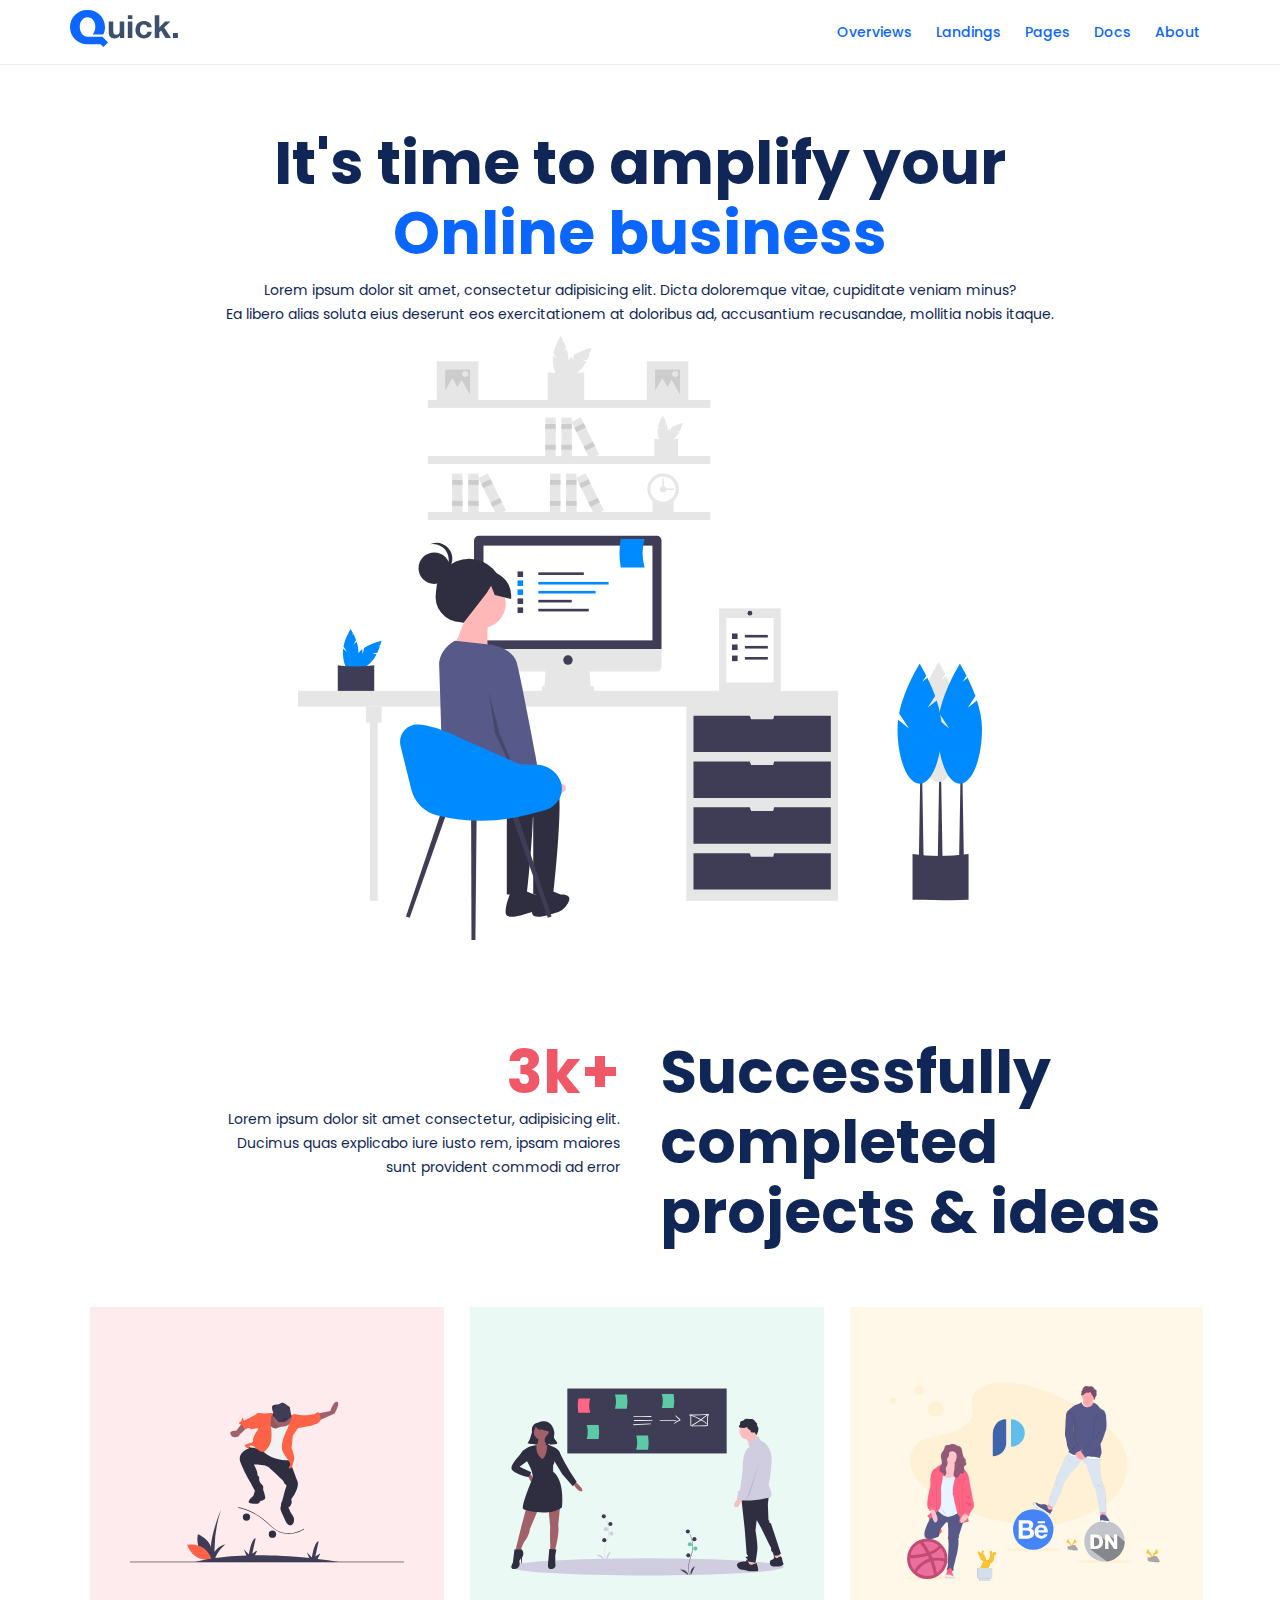
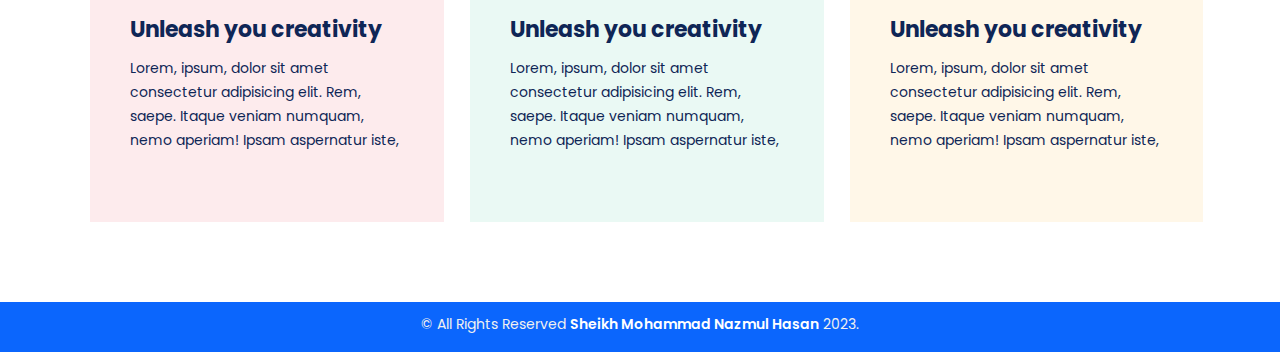
<file: index.html>
<!DOCTYPE html>
<html lang="en">


<head>
    <meta charset="UTF-8">
    <meta http-equiv="X-UA-Compatible" content="IE=edge">
    <meta name="viewport" content="width=device-width, initial-scale=1.0">
    <title>Quick | Home</title>
    <!-- extarnal css linking here-->
    <link rel="stylesheet" href="css/style.css" />
    <!--media Qariy starting here-->
    <link rel="stylesheet" href="css/responsive.css">

    <link rel="icon" href="images/dark.svg">

    <!-- google fonts linkinng here-->
    <link href="https://fonts.googleapis.com/css2?family=Poppins:wght@100;200;300;400;500;600;700;800;900&display=swap" rel="stylesheet">
</head>

<body>
    <!-- I am Sheikh Mohaammad Nazmul Hasan, a hard-working, reliable freelance web developer and WordPress Expert. I love being in this line of work because I am passionate about technology, design, and innovation. I like doing freelance work because it gives me the freedom to choose when and how often I work.-->



    <!-- header start-->
    <header class="header">
        <div class="container">
            <div class="row">
                <div class="col-6">
                </div>
                <div class="col-6">
                    <a href="index.html" class="logo">
                        <img src="images/dark.svg" alt="logo">
                    </a>
                </div>
                <div class="col-6">
                    <ul class="nav-menu">
                        <li>
                            <a href="index.html">Overviews</a>
                        </li>
                        <li>
                            <a href="Landings.html">Landings</a>
                        </li>
                        <li>
                            <a href="Pages.html">Pages</a>
                        </li>

                        <li>
                            <a href="Docs.html">Docs</a>
                        </li>
                        <li>
                            <a href="Apps.html">About</a>
                        </li>
                    </ul>
                </div>
            </div>
        </div>
    </header>
    <!-- header end-->

    <!--banner start-->
    <section class="banner">
        <div class="container">
            <div class="row"></div>
            <div class="col-12">
               <br>
               <br>
                <h1>It's time to amplify your <br />
                    <span>Online business</span>
                </h1>
                <p>Lorem ipsum dolor sit amet, consectetur adipisicing elit. Dicta doloremque vitae, cupiditate veniam minus? <br />Ea libero alias soluta eius deserunt eos exercitationem at doloribus ad, accusantium recusandae, mollitia nobis itaque.</p>
                <img src="images/illustration-1.svg" alt="img1" class="banner-img">
            </div>
        </div>
    </section>
    <!--banner end-->
    <!--successfully section start-->
    <section class="successfully">
        <div class="container">
            <div class="row">
                <div class="col-6">
                    <div class="left-text">
                        <h1>3k+</h1>
                        <p>Lorem ipsum dolor sit amet consectetur, adipisicing elit. <br> Ducimus quas explicabo iure iusto rem, ipsam maiores <br>sunt provident commodi ad error</p>
                    </div>
                </div>
                <div class="col-6">
                    <div class="right-text">
                        <h1>Successfully <br />
                            completed <br />
                            projects & ideas</h1>


                    </div>
                </div>
            </div>
        </div>
    </section>
    <!--successfully section end-->

    <!--feature section start-->

    <section class="feature">
        <div class="container">
            <div class="row">
                <div class="col-4">
                    <div class="inner-feature bg1">
                        <img src="images/illustration-5.svg" alt="inner1">
                        <h4>Unleash you creativity</h4>
                        <p>Lorem, ipsum, dolor sit amet consectetur adipisicing elit.
                            Rem, saepe. Itaque veniam numquam, nemo aperiam!
                            Ipsam aspernatur iste,</p>
                    </div>

                </div>
                <div class="col-4">
                    <div class="inner-feature bg2">
                        <img src="images/illustration-6.svg" alt="inner1">
                        <h4>Unleash you creativity</h4>
                        <p>Lorem, ipsum, dolor sit amet consectetur adipisicing elit.
                            Rem, saepe. Itaque veniam numquam, nemo aperiam!
                            Ipsam aspernatur iste,</p>
                    </div>

                </div>
                <div class="col-4">

                    <div class="inner-feature bg3">
                        <img src="images/illustration-7.svg" alt="inner1">
                        <h4>Unleash you creativity</h4>
                        <p>Lorem, ipsum, dolor sit amet consectetur adipisicing elit.
                            Rem, saepe. Itaque veniam numquam, nemo aperiam!
                            Ipsam aspernatur iste,</p>
                    </div>
                </div>
            </div>
        </div>
    </section>
    <!--feature section end-->

    <!--footer start-->
    <footer class="footer">
        <div class="container">
            <div class="row">
                <div class="col-12">
                    <p>&copy; All Rights Reserved <strong><a href="#">Sheikh Mohammad Nazmul Hasan</a></strong> 2023.</p>

                </div>
            </div>
        </div>
    </footer>
    <!-- footer end-->
</body>

</html>
</file>
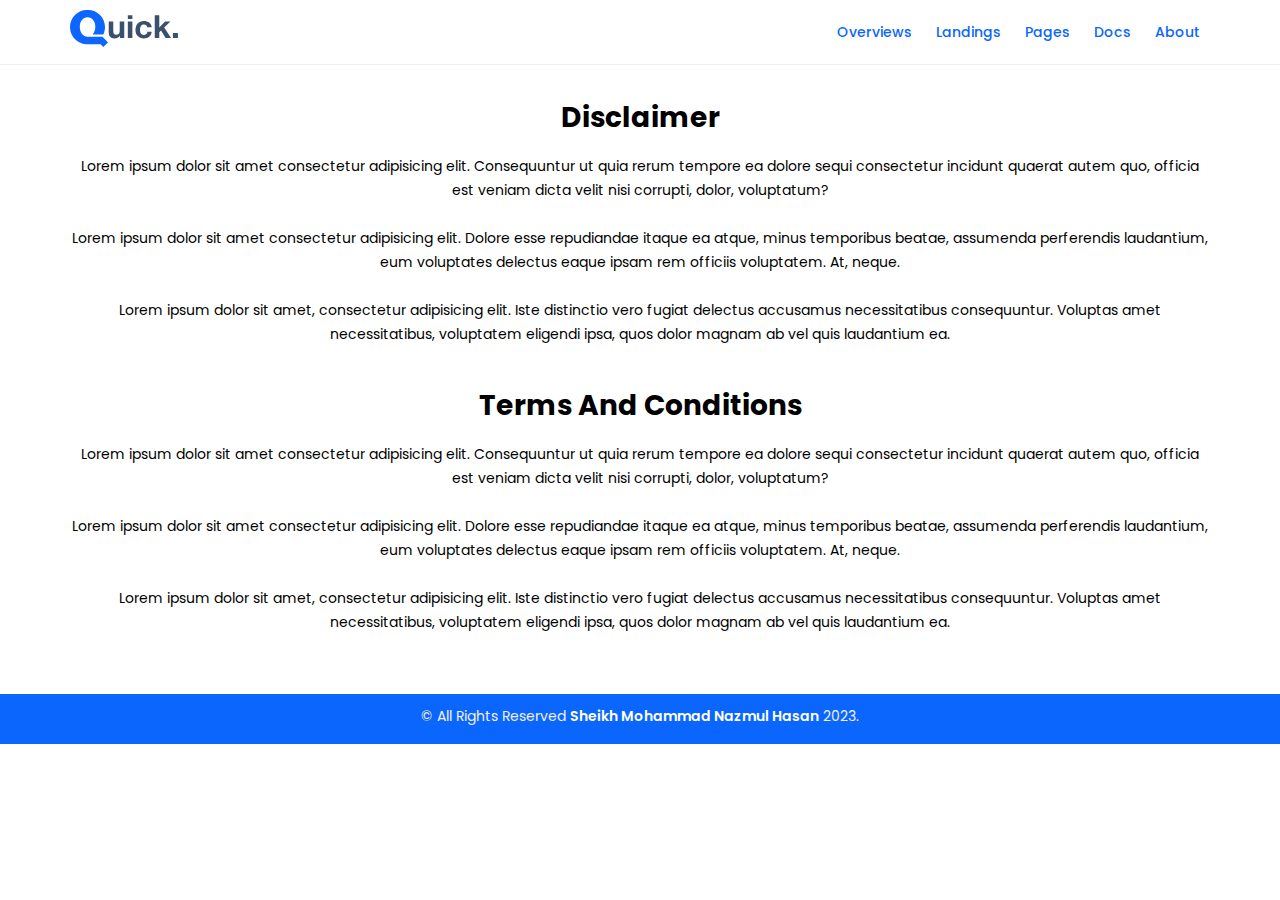
<file: Docs.html>
<!DOCTYPE html>
<html lang="en">


<head>
    <meta charset="UTF-8">
    <meta http-equiv="X-UA-Compatible" content="IE=edge">
    <meta name="viewport" content="width=device-width, initial-scale=1.0">
    <title>Quick | Home</title>
    <!-- extarnal css linking here-->
    <link rel="stylesheet" href="css/style.css" />
    <!--media Qariy starting here-->
    <link rel="stylesheet" href="css/responsive.css">

    <link rel="icon" href="images/dark.svg">

    <!-- google fonts linkinng here-->
    <link href="https://fonts.googleapis.com/css2?family=Poppins:wght@100;200;300;400;500;600;700;800;900&display=swap" rel="stylesheet">
</head>

<body>
    <!-- I am Sheikh Mohaammad Nazmul Hasan, a hard-working, reliable freelance web developer and WordPress Expert. I love being in this line of work because I am passionate about technology, design, and innovation. I like doing freelance work because it gives me the freedom to choose when and how often I work.-->



    <!-- header start-->
    <header class="header">
        <div class="container">
            <div class="row">
                <div class="col-6">
                </div>
                <div class="col-6">
                    <a href="index.html" class="logo">
                        <img src="images/dark.svg" alt="logo">
                    </a>
                </div>
                <div class="col-6">
                    <ul class="nav-menu">
                        <li>
                            <a href="index.html">Overviews</a>
                        </li>
                        <li>
                            <a href="Landings.html">Landings</a>
                        </li>
                        <li>
                            <a href="Pages.html">Pages</a>
                        </li>

                        <li>
                            <a href="Docs.html">Docs</a>
                        </li>
                        <li>
                            <a href="Apps.html">About</a>
                        </li>
                    </ul>
                </div>
            </div>
        </div>
    </header>
    <!-- header end-->



    <!--docs section start-->
    <section class="successfully">
        <div class="container">
            <div class="row">
                <br>
                <br>
                <div class="col-12">
                    <br>
                    <br>
                    <h1 style="text-align: center">Disclaimer</h1>
                    <br>
                    <p style="text-align: center">Lorem ipsum dolor sit amet consectetur adipisicing elit. Consequuntur ut quia rerum tempore ea dolore sequi consectetur incidunt quaerat autem quo, officia est veniam dicta velit nisi corrupti, dolor, voluptatum?</p>
                    <br>
                    <p style="text-align: center">Lorem ipsum dolor sit amet consectetur adipisicing elit. Dolore esse repudiandae itaque ea atque, minus temporibus beatae, assumenda perferendis laudantium, eum voluptates delectus eaque ipsam rem officiis voluptatem. At, neque.</p>
                    <br>
                    <p style="text-align: center">Lorem ipsum dolor sit amet, consectetur adipisicing elit. Iste distinctio vero fugiat delectus accusamus necessitatibus consequuntur. Voluptas amet necessitatibus, voluptatem eligendi ipsa, quos dolor magnam ab vel quis laudantium ea.</p>
                    <br>
                    <br>

                    <h1 style="text-align: center">Terms And Conditions</h1>
                    <br>
                    <p style="text-align: center">Lorem ipsum dolor sit amet consectetur adipisicing elit. Consequuntur ut quia rerum tempore ea dolore sequi consectetur incidunt quaerat autem quo, officia est veniam dicta velit nisi corrupti, dolor, voluptatum?</p>
                    <br>
                    <p style="text-align: center">Lorem ipsum dolor sit amet consectetur adipisicing elit. Dolore esse repudiandae itaque ea atque, minus temporibus beatae, assumenda perferendis laudantium, eum voluptates delectus eaque ipsam rem officiis voluptatem. At, neque.</p>
                    <br>
                    <p style="text-align: center">Lorem ipsum dolor sit amet, consectetur adipisicing elit. Iste distinctio vero fugiat delectus accusamus necessitatibus consequuntur. Voluptas amet necessitatibus, voluptatem eligendi ipsa, quos dolor magnam ab vel quis laudantium ea.</p>

                </div>
            </div>
        </div>
        </div>
    </section>
    <!--docs section end-->








    <!--footer start-->
    <footer class="footer">
        <div class="container">
            <div class="row">
                <div class="col-12">
                    <p>&copy; All Rights Reserved <strong><a href="#">Sheikh Mohammad Nazmul Hasan</a></strong> 2023.</p>

                </div>
            </div>
        </div>
    </footer>
    <!-- footer end-->
</body>

</html>
</file>
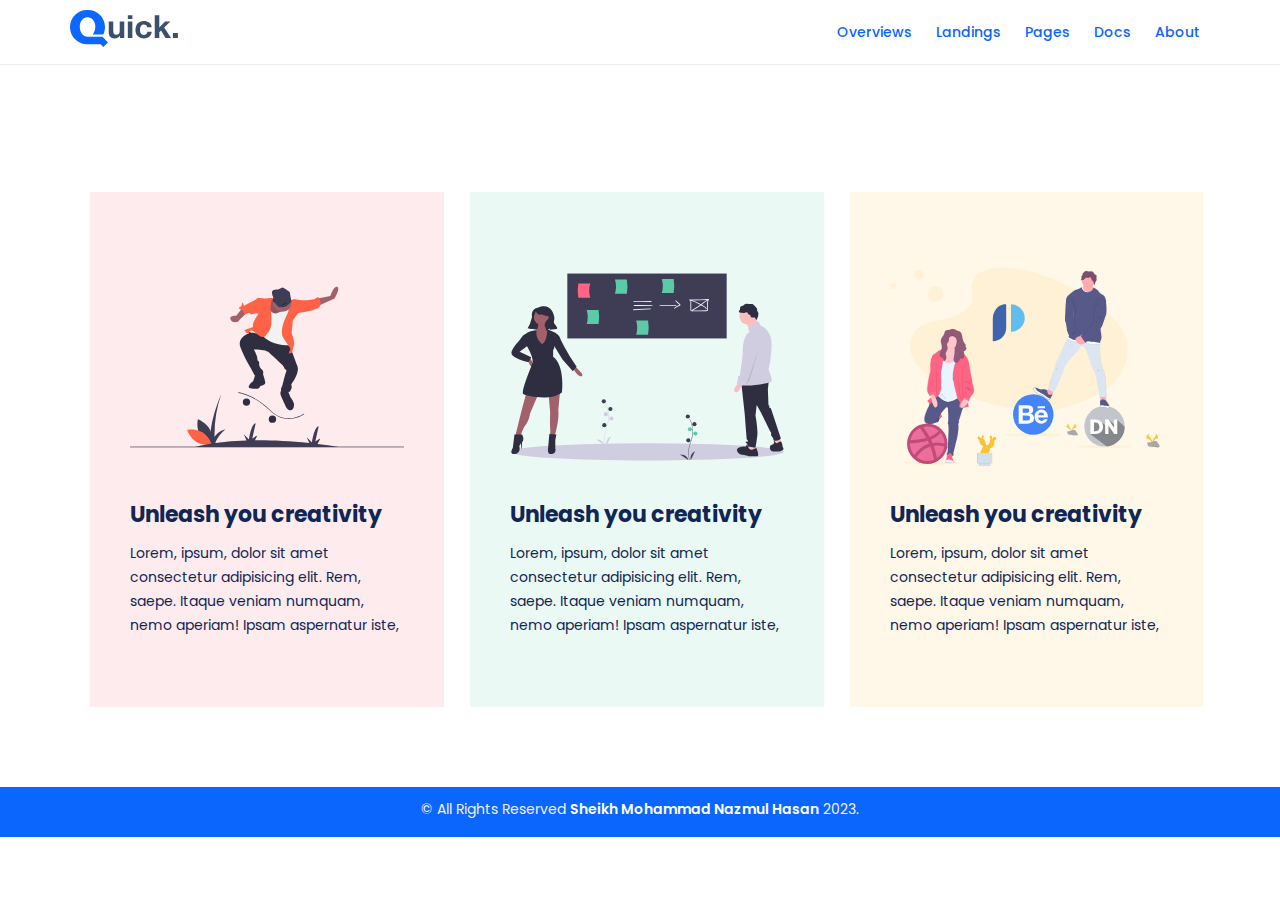
<file: Landings.html>
<!DOCTYPE html>
<html lang="en">


<head>
    <meta charset="UTF-8">
    <meta http-equiv="X-UA-Compatible" content="IE=edge">
    <meta name="viewport" content="width=device-width, initial-scale=1.0">
    <title>Quick | Home</title>
    <!-- extarnal css linking here-->
    <link rel="stylesheet" href="css/style.css" />
    <!--media Qariy starting here-->
    <link rel="stylesheet" href="css/responsive.css">

    <link rel="icon" href="images/dark.svg">

    <!-- google fonts linkinng here-->
    <link href="https://fonts.googleapis.com/css2?family=Poppins:wght@100;200;300;400;500;600;700;800;900&display=swap" rel="stylesheet">
</head>

<body>
    <!-- I am Sheikh Mohaammad Nazmul Hasan, a hard-working, reliable freelance web developer and WordPress Expert. I love being in this line of work because I am passionate about technology, design, and innovation. I like doing freelance work because it gives me the freedom to choose when and how often I work.-->



    <!-- header start-->
    <header class="header">
        <div class="container">
            <div class="row">
                <div class="col-6">
                </div>
                <div class="col-6">
                    <a href="index.html" class="logo">
                        <img src="images/dark.svg" alt="logo">
                    </a>
                </div>
                <div class="col-6">
                    <ul class="nav-menu">
                        <li>
                            <a href="index.html">Overviews</a>
                        </li>
                        <li>
                            <a href="Landings.html">Landings</a>
                        </li>
                        <li>
                            <a href="Pages.html">Pages</a>
                        </li>
                        <li>
                            <a href="Docs.html">Docs</a>
                        </li>
                        <li>
                            <a href="Apps.html">About</a>
                        </li>
                    </ul>
                </div>
            </div>
        </div>
    </header>
    <!-- header end-->



    <!--feature section start-->
    <br>
    <br>
    <br>
    <br>
    <br>
    <br>
    <br>
    <br>



    <section class="feature">
        <div class="container">
            <div class="row">
                <div class="col-4">
                    <div class="inner-feature bg1">
                        <img src="images/illustration-5.svg" alt="inner1">
                        <h4>Unleash you creativity</h4>
                        <p>Lorem, ipsum, dolor sit amet consectetur adipisicing elit.
                            Rem, saepe. Itaque veniam numquam, nemo aperiam!
                            Ipsam aspernatur iste,</p>
                    </div>

                </div>
                <div class="col-4">
                    <div class="inner-feature bg2">
                        <img src="images/illustration-6.svg" alt="inner1">
                        <h4>Unleash you creativity</h4>
                        <p>Lorem, ipsum, dolor sit amet consectetur adipisicing elit.
                            Rem, saepe. Itaque veniam numquam, nemo aperiam!
                            Ipsam aspernatur iste,</p>
                    </div>

                </div>
                <div class="col-4">

                    <div class="inner-feature bg3">
                        <img src="images/illustration-7.svg" alt="inner1">
                        <h4>Unleash you creativity</h4>
                        <p>Lorem, ipsum, dolor sit amet consectetur adipisicing elit.
                            Rem, saepe. Itaque veniam numquam, nemo aperiam!
                            Ipsam aspernatur iste,</p>
                    </div>
                </div>
            </div>
        </div>
    </section>
    <!--feature section end-->

    <!--footer start-->
    <footer class="footer">
        <div class="container">
            <div class="row">
                <div class="col-12">
                    <p>&copy; All Rights Reserved <strong><a href="#">Sheikh Mohammad Nazmul Hasan</a></strong> 2023.</p>

                </div>
            </div>
        </div>
    </footer>
    <!-- footer end-->
</body>

</html>
</file>
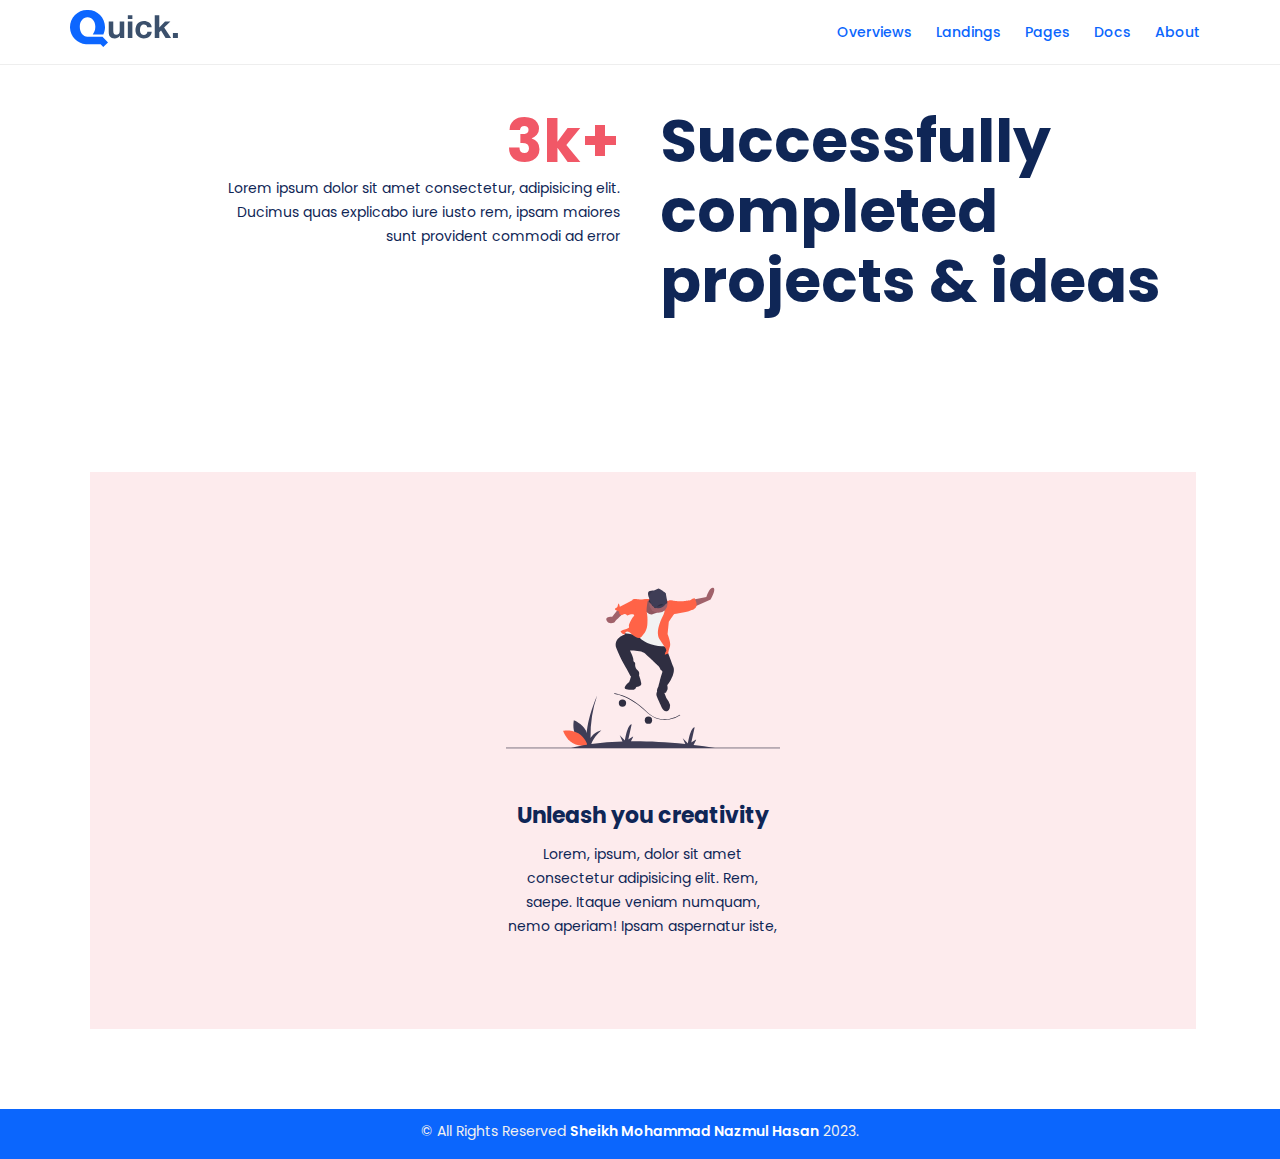
<file: Pages.html>
<!DOCTYPE html>
<html lang="en">


<head>
    <meta charset="UTF-8">
    <meta http-equiv="X-UA-Compatible" content="IE=edge">
    <meta name="viewport" content="width=device-width, initial-scale=1.0">
    <title>Quick | Home</title>
    <!-- extarnal css linking here-->
    <link rel="stylesheet" href="css/style.css" />
    <!--media Qariy starting here-->
    <link rel="stylesheet" href="css/responsive.css">

    <link rel="icon" href="images/dark.svg">

    <!-- google fonts linkinng here-->
    <link href="https://fonts.googleapis.com/css2?family=Poppins:wght@100;200;300;400;500;600;700;800;900&display=swap" rel="stylesheet">
</head>

<body>
    <!-- I am Sheikh Mohaammad Nazmul Hasan, a hard-working, reliable freelance web developer and WordPress Expert. I love being in this line of work because I am passionate about technology, design, and innovation. I like doing freelance work because it gives me the freedom to choose when and how often I work.-->



    <!-- header start-->
    <header class="header">
        <div class="container">
            <div class="row">
                <div class="col-6">
                </div>
                <div class="col-6">
                    <a href="index.html" class="logo">
                        <img src="images/dark.svg" alt="logo">
                    </a>
                </div>
                <div class="col-6">
                    <ul class="nav-menu">
                        <li>
                            <a href="index.html">Overviews</a>
                        </li>
                        <li>
                            <a href="Landings.html">Landings</a>
                        </li>
                        <li>
                            <a href="Pages.html">Pages</a>
                        </li>

                        <li>
                            <a href="Docs.html">Docs</a>
                        </li>
                        <li>
                            <a href="Apps.html">About</a>
                        </li>
                    </ul>
                </div>
            </div>
        </div>
    </header>
    <!-- header end-->
   
    <!--successfully section start-->
    <section class="successfully">
        <div class="container">
            <div class="row">
               <br>
               <br>
                <div class="col-6">
                   <br>
                   <br>
                    <div class="left-text">
                        <h1>3k+</h1>
                        <p>Lorem ipsum dolor sit amet consectetur, adipisicing elit. <br> Ducimus quas explicabo iure iusto rem, ipsam maiores <br>sunt provident commodi ad error</p>
                    </div>
                </div>
                <div class="col-6">
                   <br>
                   <br>
                    <div class="right-text">
                        <h1>Successfully <br />
                            completed <br />
                            projects & ideas</h1>
                    </div>
                </div>
            </div>
        </div>
    </section>
    <!--successfully section end-->

    <!--feature section start-->
    <section class="feature">
        <div class="container">
            <div class="row">
                <div class="col-4">
                   <br>
                   <br>
                   <br>
                   <br>
                    <div class="inner-feature bg1" id="pages-img">
                        <img src="images/illustration-5.svg" alt="inner1" id="pages-img2">
                        <h4>Unleash you creativity</h4>
                        <p>Lorem, ipsum, dolor sit amet consectetur adipisicing elit.
                            Rem, saepe. Itaque veniam numquam, nemo aperiam!
                            Ipsam aspernatur iste,</p>
                    </div>

                </div>
                <!--
                <div class="col-4">
                    <div class="inner-feature bg2">
                        <img src="images/illustration-6.svg" alt="inner1">
                        <h4>Unleash you creativity</h4>
                        <p>Lorem, ipsum, dolor sit amet consectetur adipisicing elit.
                            Rem, saepe. Itaque veniam numquam, nemo aperiam!
                            Ipsam aspernatur iste,</p>
                    </div>

                </div>
-->
                <!--
                <div class="col-4">

                    <div class="inner-feature bg3">
                        <img src="images/illustration-7.svg" alt="inner1">
                        <h4>Unleash you creativity</h4>
                        <p>Lorem, ipsum, dolor sit amet consectetur adipisicing elit.
                            Rem, saepe. Itaque veniam numquam, nemo aperiam!
                            Ipsam aspernatur iste,</p>
                    </div>
                </div>
-->
            </div>
        </div>
    </section>
    <!--feature section end-->

    <!--footer start-->
    <footer class="footer">
        <div class="container">
            <div class="row">
                <div class="col-12">
                    <p>&copy; All Rights Reserved <strong><a href="#">Sheikh Mohammad Nazmul Hasan</a></strong> 2023.</p>

                </div>
            </div>
        </div>
    </footer>
    <!-- footer end-->
</body>

</html>
</file>
<file: css/style.css>
* {
    padding: 0px;
    margin: 0px;
}

body {
    font-family: 'Poppins', sans-serif;
    font-size: 14px;
    line-height: 24px;
}

h1,
h2,
h3,
h4,
h5,
h6 {
    font-family: 'Poppins', sans-serif;
}

a {
    text-decoration: none;
}

a:hover {
    text-decoration: none;
}

/* global css start*/
.container {
    width: 1140px;
    margin: 0px auto;
}

.row {
    width: 100%;
    float: left;

}

.col-4 {
    width: 33.33%;
    float: left;
}

.col-6 {
    width: 50%;
    float: left;
}

.col-12 {
    width: 100%;
    float: left;
}

/* global css code end*/

.header {
    width: 100%;
    padding: 10px 0px;
    float: left;
    border-bottom: 1px solid #eee;
    background: #fff;
    position: fixed;
}

.nav-menu {
    width: 100%;
    float: left;
    text-align: right;
}

.nav-menu li {
    list-style: none;
    display: inline-block;
}

.nav-menu a {
    display: block;
    font-size: 14px;
    font-weight: 500;
    text-transform: capitalize;
    margin: 10px 10px 0px;
    color: #0B66FD;
    transition: .25s
}

.nav-menu a:hover {
    font-size: 16px;
}

.banner {
    width: 100%;
    float: left;
    padding: 80px 0px;
    text-align: center;
}

.banner h1 {
    font-size: 60px;
    font-weight: 700;
    line-height: 70px;
    color: #0F2656;
    margin: 0px 0px 10px;
}

.banner h1 span {
    color: #0B66FD;
}

.banner p {
    font-size: 14px;
    line-height: 24px;
    color: #0F2656;
    margin: 0px 0px 10px;
}

.banner img {
    width: 60%;
}

.successfully {
    width: 100%;
    float: left;
    padding: 10px 0px 60px;
}

.left-text {
    width: 100%;
    float: left;
    text-align: right;
}

.left-text h1 {
    font-size: 60px;
    font-weight: 700;
    line-height: 70px;
    color: #F15867;
    margin: 0px 20px 0px 0px;
}

.left-text p {
    font-size: 14px;
    line-height: 24px;
    color: #0F2656;
    margin: 0px 20px 0px 0px;
}

.right-text {
    width: 100%;
    float: left;
}

.right-text h1 {
    font-size: 60px;
    font-weight: 700;
    line-height: 70px;
    color: #0F2656;
    margin: 0px 0px 0px 20px;
}

.feature {
    width: 100%;
    float: left;
    padding: 0px 0px 80px;
}

.inner-feature {
    width: 72%;
    padding: 60px 40px;
    margin: 0px 20px;
    float: left;

}

.inner-feature img {
    width: 100%;
    height: 230px;
    margin: 0px 0px 10px;
    transition: .25s
}

.inner-feature img:hover {
    width: 100%;
    height: 300px;
    margin: 0px 0px 10px;
}

.inner-feature h4 {
    font-size: 22px;
    line-height: 32px;
    color: #0F2656;
    margin: 0px 0px 10px;
}

.inner-feature p {
    font-size: 14px;
    line-height: 24px;
    color: #0F2656;
    margin: 0px 0px 10px;
}

.bg1 {
    background: #FDEBED;
    transition: .25s
}

.bg2 {
    background: #EAF9F4;
    transition: .25s
}

.bg3 {
    background: #FFF7E8;
    transition: .25s
}

.bg1:hover {
    background: #8293FD;
    cursor: pointer;
}

.bg2:hover {
    background: #8293FD;
}

.bg3:hover {
    background: #8293FD;
    cursor: pointer;
}

.footer {
    width: 100%;
    height: 50px;
    float: left;
    background: #0B66FD;
    text-align: center;
}

.footer p {
    font-size: 14px;
    margin-top: 10px;
    line-height: 24px;
    color: #f0f0f0;

}

.footer p strong {
    font-weight: 600;
}

.footer p strong a {
    color: #fff;
    transition: .25s;
}

.footer p strong a:hover {
    font-size: 15px;
}



/*pages css start*/

#pages-img {

    width: 72%;
    padding: 81px 416px;
    margin: 0px 20px;
    float: left;
    text-align: center;
}


/*pages css end*/

/*Section One Start*/


/* easy tutorial start*/
.container1{
    width: 100%;
    height: 30px;
}

.auto-type{
    font-size: 20px;
    margin-top: 50px;
    font-family: sans-serif;
    color: #8293FD;
}

/*easy tutorial end*/

.section1 {
    background-color: #F9F9FF;
    width: 100%;
    height: 1000px;
    display: flex;
    justify-content: space-between;
    align-items: center;
}

.haf1,
haf2 {
    width: 50%;
}

#nnz {
    font-family: sans-serif;
}

.haf1 {
    margin-left: 230px;
    margin-bottom: 120px
}

haf2 {
    padding-right: 160px;
    margin-top: 50px;
}

.haf2 img {
    width: 480px;
    height: auto;
    border-radius: 10px;
    border: 5 px solid;
    border-color: #8096FD;
    transition: 1s;
    right: 0px;
}

.haf2 img:hover {
    width: 500px;
}

.haf2 img:hover {
    border-color: brown;
}

.haf1 h3 {
    font-weight: normal;
}

.haf1 h1 {
    font-size: 30px;
}

.haf1 p {
    color: rgba(78, 78, 78, 0.7);
}



.container-2{
    position: relative;
    max-width: 500px;
    width: 100%;
    margin-top: 15px;
    background:;
    padding:;
    border-radius: 7px;
}
.container-2 .skill-box{
    width: 100%;
    margin: 25px 0;
}
.skill-box .title{
    display: block;
    font-size: 14px;
    font-weight: 600;
    color: #333;
}
.skill-box .skill-bar{
    height: 8px;
    width: 100%;
    border-radius: 6px;
    margin-top: 6px;
    background: rgba(0,0,0,0.1);
}
.skill-bar .skill-per{
    position: relative;
    display: block;
    height: 100%;
    width: 90%;
    border-radius: 6px;
    background: #4070f4;
    animation: progress 2s ease-in-out forwards;
    opacity: 0;
}
.skill-per.css{
    width: 84%;
    animation-delay: 0.2s;
}
.skill-per.javascript{
    width: 73%;
    animation-delay: 0.3s;
}
.skill-per.nodejs{
    width: 69%;
    animation-delay: 0.4s;
}
@keyframes progress {
    0%{
        width: 0;
        opacity: 1;
    }
    100%{
        opacity: 1;
    }
}
.skill-per .tooltip{
    position: absolute;
    right: -14px;
    top: -28px;
    font-size: 9px;
    font-weight: 500;
    color: #fff;
    padding: 2px 6px;
    border-radius: 3px;
    background: #4070f4;
    z-index: 1;
}
.tooltip::before{
    content: '';
    position: absolute;
    left: 50%;
    bottom: -2px;
    height: 10px;
    width: 10px;
    z-index: -1;
    background-color: #4070f4;
    transform: translateX(-50%) rotate(45deg);

}
/*progres bar end*/

.button1 {
    font-size: 10px;
    letter-spacing: 2px;
    text-transform: uppercase;
    display: inline-block;
    margin-top: 30px;
    text-align: center;
    font-weight: bold;
    padding: 0.7em 2em;
    border: 1px solid #FF0072;
    border-radius: 2px;
    position: relative;
    box-shadow: 0 2px 10px rgba(0, 0, 0, 0.16), 0 3px 6px rgba(0, 0, 0, 0.1);
    color: #FF0072;
    text-decoration: none;
    transition: 0.3s ease all;
    z-index: 1;
}

.button1:before {
    transition: 0.5s all ease;
    position: absolute;
    top: 0;
    left: 50%;
    right: 50%;
    bottom: 0;
    opacity: 0;
    content: '';
    background-color: #FF0072;
    z-index: -1;
}

.button1:hover,
button:focus {
    color: white;
}

.button1:hover:before,
button:focus:before {
    transition: 0.5s all ease;
    left: 0;
    right: 0;
    opacity: 1;
}

.button1:active {
    transform: scale(0.9);
}
}

.ful {
    font-family: sans-serif;
    transition:
        color: #7A9EFD;
}

.ful:hover {
    font-size: 20px;
    color: #8393FD
}

/*Section One End*/


.nazmulx{
    width: 500px;
}
</file>
<file: css/responsive.css>
/* 
  ##Device = Most of the Galaxy fold Mobiles (Portrait)
  ##Screen = B/w 279px to 319px
*/

@media (min-width: 279px) and (max-width: 319px) {

    /* CSS */

.container {
        width: 100%;
        margin: 0px auto;
    }

    .col-6 {
        width: 100%;
        float: left;
    }

    .header .logo {
        display: block;
        text-align: center;
    }
    
    .inner-feature {
    width: 60%;
    padding: 60px 40px;
    margin: 0px 20px;
    float: left;
}


    /*
* {
    padding: 0px;
    margin: 0px;
}
*/

    .nav-menu {
        width: 100%;
        float: left;
        text-align: center;
    }

    .nav-menu a {
        display: block;
        font-size: 10px;
        line-height: 22px;
        font-weight: 500;
        text-transform: capitalize;
        margin: 5px 5px 0px;
        color: #0B66FD;
        transition: .25s;
    }


    .banner {
        margin-top: -57px;
    }

    .banner h1 {
        font-size: 30px;
        font-weight: 700;
        line-height: 35px;
        color: #0F2656;
        margin: 45px 0px 10px;
    }

    .banner p {
        font-size: 8px;
        line-height: 16px;
        color: #0F2656;
        margin: 0px 0px 10px;
        text-align: center;
    }


    .banner img {
        width: 86%;
        margin-top: 23px;
    }


    .left-text {
        width: 100%;
        float: left;
        text-align: left;
    }


    .left-text h1 {
        font-size: 49px;
        font-weight: 700;
        line-height: 61px;
        color: #F15867;
        margin: 0px 0px 0px 20px;
    }

    .left-text p {
        font-size: 10px;
        line-height: 24px;
        color: #0F2656;
        margin: 0px 0px 13px 22px;
    }


    .right-text h1 {
        font-size: 34px;
        font-weight: 700;
        line-height: 46px;
        color: #0F2656;
        margin: 0px 0px 0px 20px;
    }

    .col-4 {
        margin-bottom: 20px;
        width: 95%;
        float: left;
    }

    .feature {
        width: 100%;
        float: left;
        padding: 0px;
    }

    .footer p {
        font-size: 8px;
        margin-top: 15px;
        line-height: 24px;
        color: #f0f0f0;
    }


    #pages-img {
        width: 72%;
        padding: 5px 42px;
        margin: 0px 20px;
        float: left;
        text-align: center;
    }


    .haf1 {
        margin-left: 15px;
        margin-bottom: 59px;
    }

    .haf1,
    haf2 {
        width: 100%;
    }

    /* CSS */


}


/* 
  ##Device = Most of the Smartphones Mobiles (Portrait)
  ##Screen = B/w 320px to 479px
*/

@media (min-width: 320px) and (max-width: 480px) {

    /* CSS */

    .container {
        width: 100%;
        margin: 0px auto;
    }

    .col-6 {
        width: 100%;
        float: left;
    }

    .header .logo {
        display: block;
        text-align: center;
    }


    /*
* {
    padding: 0px;
    margin: 0px;
}
*/

    .nav-menu {
        width: 100%;
        float: left;
        text-align: center;
    }

    .nav-menu a {
        display: block;
        font-size: 12px;
        line-height: 22px;
        font-weight: 500;
        text-transform: capitalize;
        margin: 5px 5px 0px;
        color: #0B66FD;
        transition: .25s;
    }


    .banner {
        margin-top: -57px;
    }

    .banner h1 {
        font-size: 33px;
        font-weight: 700;
        line-height: 35px;
        color: #0F2656;
        margin: 45px 0px 10px;
    }

    .banner p {
        font-size: 10.9px;
        line-height: 16px;
        color: #0F2656;
        margin: 0px 0px 10px;
        text-align: center;
    }


    .banner img {
        width: 86%;
        margin-top: 23px;
    }


    .left-text {
        width: 100%;
        float: left;
        text-align: left;
    }


    .left-text h1 {
        font-size: 51px;
        font-weight: 700;
        line-height: 61px;
        color: #F15867;
        margin: 0px 0px 0px 20px;
    }

    .left-text p {
        font-size: 12px;
        line-height: 24px;
        color: #0F2656;
        margin: 0px 0px 13px 22px;
    }


    .right-text h1 {
        font-size: 36px;
        font-weight: 700;
        line-height: 46px;
        color: #0F2656;
        margin: 0px 0px 0px 20px;
    }

    .col-4 {
        margin-bottom: 20px;
        width: 95%;
        float: left;
    }

    .feature {
        width: 100%;
        float: left;
        padding: 0px;
    }

    .footer p {
        font-size: 11px;
        margin-top: 15px;
        line-height: 24px;
        color: #f0f0f0;
    }


    #pages-img {
        width: 72%;
        padding: 5px 42px;
        margin: 0px 20px;
        float: left;
        text-align: center;
    }


    .haf1 {
        margin-left: 15px;
        margin-bottom: 59px;
    }

    .haf1,
    haf2 {
        width: 100%;
    }

    /* CSS */


}


/* 
  ##Device = Low Resolution Tablets, Mobiles (Landscape)
  ##Screen = B/w 481px to 767px
*/

@media (min-width: 481px) and (max-width: 767px) {

    /* CSS */
    .container {
        width: 100%;
        margin: 0px auto;
    }

    .col-6 {
        width: 100%;
        float: left;
    }

    .header .logo {
        display: block;
        text-align: center;
    }
    
    /*
* {
    padding: 0px;
    margin: 0px;
}
*/

    .nav-menu {
        width: 100%;
        float: left;
        text-align: center;
    }

    .nav-menu a {
        display: block;
        font-size: 13px;
        line-height: 22px;
        font-weight: 500;
        text-transform: capitalize;
        margin: 5px 5px 0px;
        color: #0B66FD;
        transition: .25s;
    }


    .banner {
        margin-top: -57px;
    }

    .banner h1 {
        font-size: 34px;
        font-weight: 700;
        line-height: 35px;
        color: #0F2656;
        margin: 45px 0px 10px;
    }

    .banner p {
        font-size: 12px;
        line-height: 16px;
        color: #0F2656;
        margin: 0px 0px 10px;
        text-align: center;
        margin: 14px;
    }


    .banner img {
        width: 88%;
        margin-top: 33px;
    }


    .left-text {
        width: 100%;
        float: left;
        text-align: left;
    }


    .left-text h1 {
        font-size: 52px;
        font-weight: 700;
        line-height: 62px;
        color: #F15867;
        margin: 0px 0px 0px 20px;
    }

    .left-text p {
        font-size: 13px;
        line-height: 24px;
        color: #0F2656;
        margin: 0px 0px 13px 22px;
    }


    .right-text h1 {
        font-size: 38px;
        font-weight: 700;
        line-height: 46px;
        color: #0F2656;
        margin: 0px 0px 0px 20px;
    }

    .col-4 {
        margin-bottom: 20px;
        width: 95%;
        float: left;
    }

    .feature {
        width: 100%;
        float: left;
        padding: 0px;
    }

    .footer p {
        font-size: 13px;
        margin-top: 15px;
        line-height: 24px;
        color: #f0f0f0;
    }


    #pages-img {
        width: 72%;
        padding: 10px 50px;
        margin: 0px 20px;
        float: left;
        text-align: center;
    }


    .haf1 {
        margin-left: 15px;
        margin-bottom: 59px;
    }

    .haf1,
    haf2 {
        width: 100%;
        width: 100%;
    }
    
    .inner-feature {
    width: 72%;
    padding: 60px 40px;
    margin: -4px 35px;
    float: left;
}
    
    /* CSS */


}




/* 
  ##Device = Tablets, Notebook, Ipads (portrait)
  ##Screen = B/w 768px to 1024px
*/

@media (min-width: 768px) and (max-width: 1024px) {

    /* CSS */
    
    
    .nav-menu {
    width: 95%;
    float: left;
    text-align: right;
}
    
    .nav-menu a {
    display: block;
    font-size: 20px;
    font-weight: 500;
    text-transform: capitalize;
    margin: 10px 10px 0px;
    color: #0B66FD;
    transition: .25s;
}
    
    .banner p {
    font-size: 18px;
    line-height: 24px;
    color: #0F2656;
    margin: 0px 0px 10px;
    font-weight: 600;
}
    
    .left-text p {
    font-size: 18px;
    line-height: 24px;
    color: #0F2656;
    margin: 0px 20px 0px 0px;
    font-weight: 600;
}
    
    
    
    
    
    
    .footer {
    width: 149%;
    height: 50px;
    float: left;
    background: #0B66FD;
    text-align: center;
}
    
    .footer p {
    font-size: 24px;
    margin-top: 12px;
    line-height: 24px;
    color: #f0f0f0;
}
    
    
    
    
    
    
    /* CSS */


}
</file>
